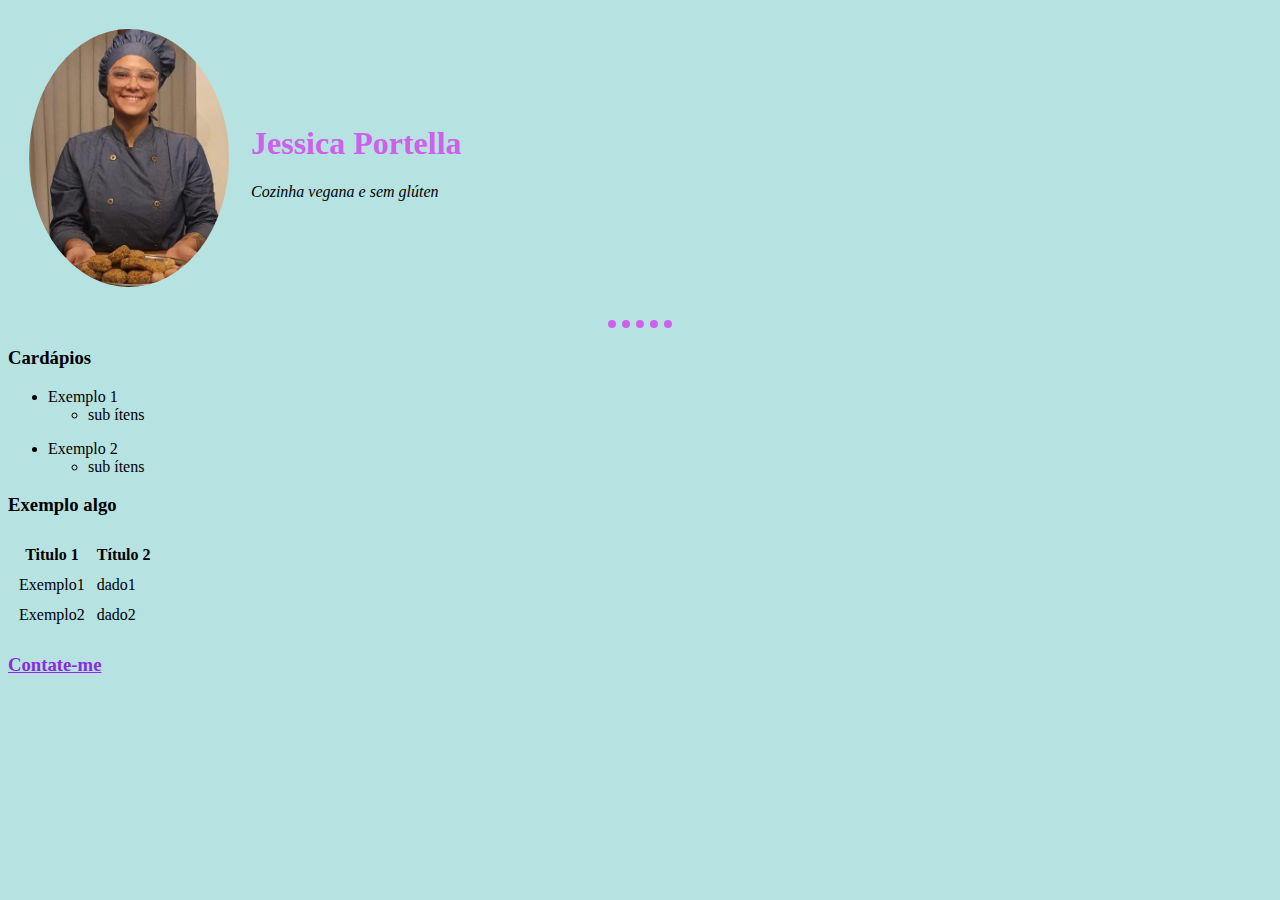
<file: angela/index.html>
<!DOCTYPE html>
<html lang="en">
    <head>
        <meta charset="UTF-8">
        <meta http-equiv="X-UA-Compatible" content="IE=edge">
        <meta name="viewport" content="width=device-width, initial-scale=1.0">

        <title>Jessica Portella - Cozinhando afeto </title>

        <link rel="stylesheet" href="css/style.css">

       



    </head>
    <body>
        <table cellspacing=" 20">
            <tr>  
                <th>
                <img src="image/perfil.jpeg" alt="cozinha saudável" > 
                </th>

        
            <td> 
                <h1>  Jessica Portella  </h1>
                
                <p><em> Cozinha vegana e sem glúten </em>  </p>  
            </td>
            </tr>   


        



        </table>
  
   
        <hr> 

        <h3> Cardápios </h3>
            <ul> 
                <li> Exemplo 1   </li> 
                <ul> 
                    <li> sub ítens </li>  
                </ul>
            </ul>

            <ul> 
                <li>  Exemplo 2 </li> 
                <ul>
                    <li> sub ítens </li> 
                </ul>
            </ul>

        <h3> Exemplo algo </h3>

        <table cellspacing="10" >
            <thead>
                <tr>
                    <th> Titulo 1 </th>
                    <th> Título 2</th>
                </tr>
            </thead>
            
        
            <tbody>
                <tr>
                    <td>
                    Exemplo1

                    </td>
                    <td> 
                    dado1
                    </td>
                </tr>

                <tr>
                    <td>
                    Exemplo2

                    </td>
                    <td> 
                    dado2
                    </td>
                </tr>
            </tbody>
        </table>

        <h3> <a href="contato.html" > Contate-me</a></h3>



</html>
</file>
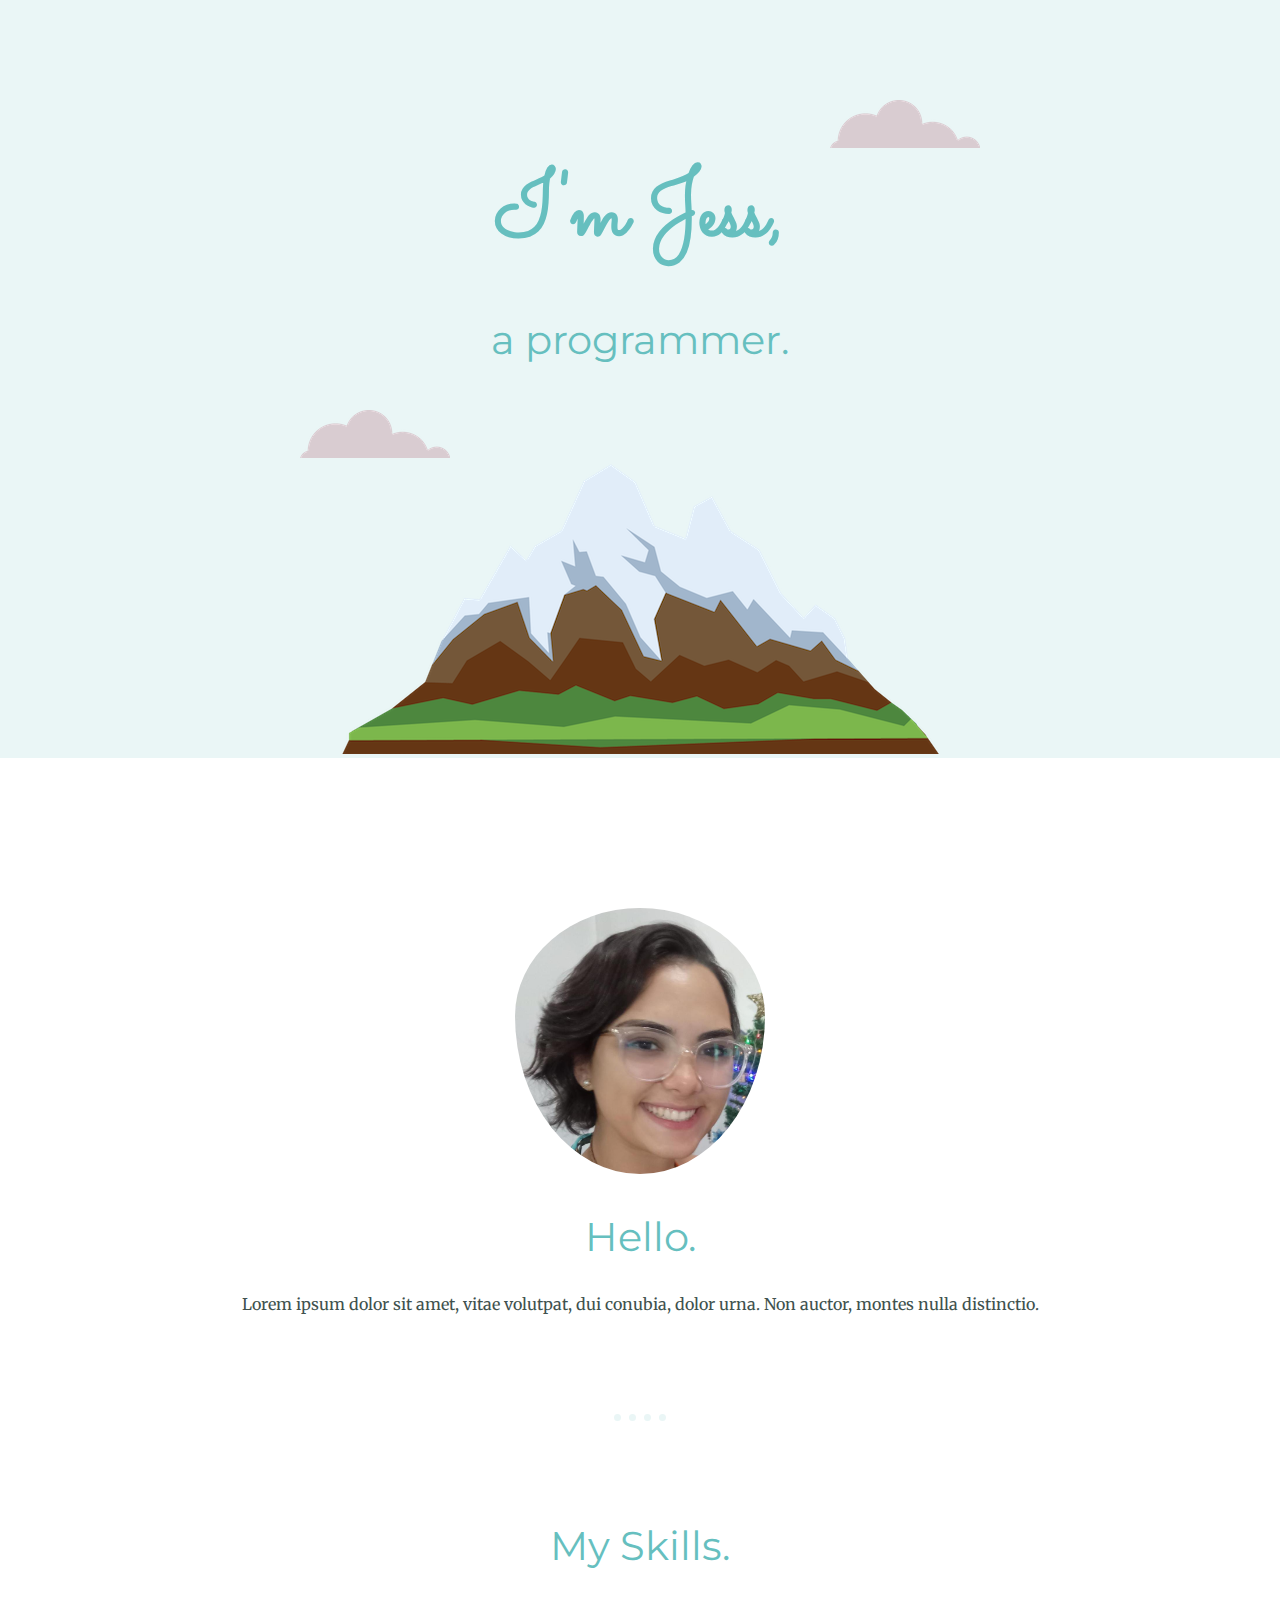
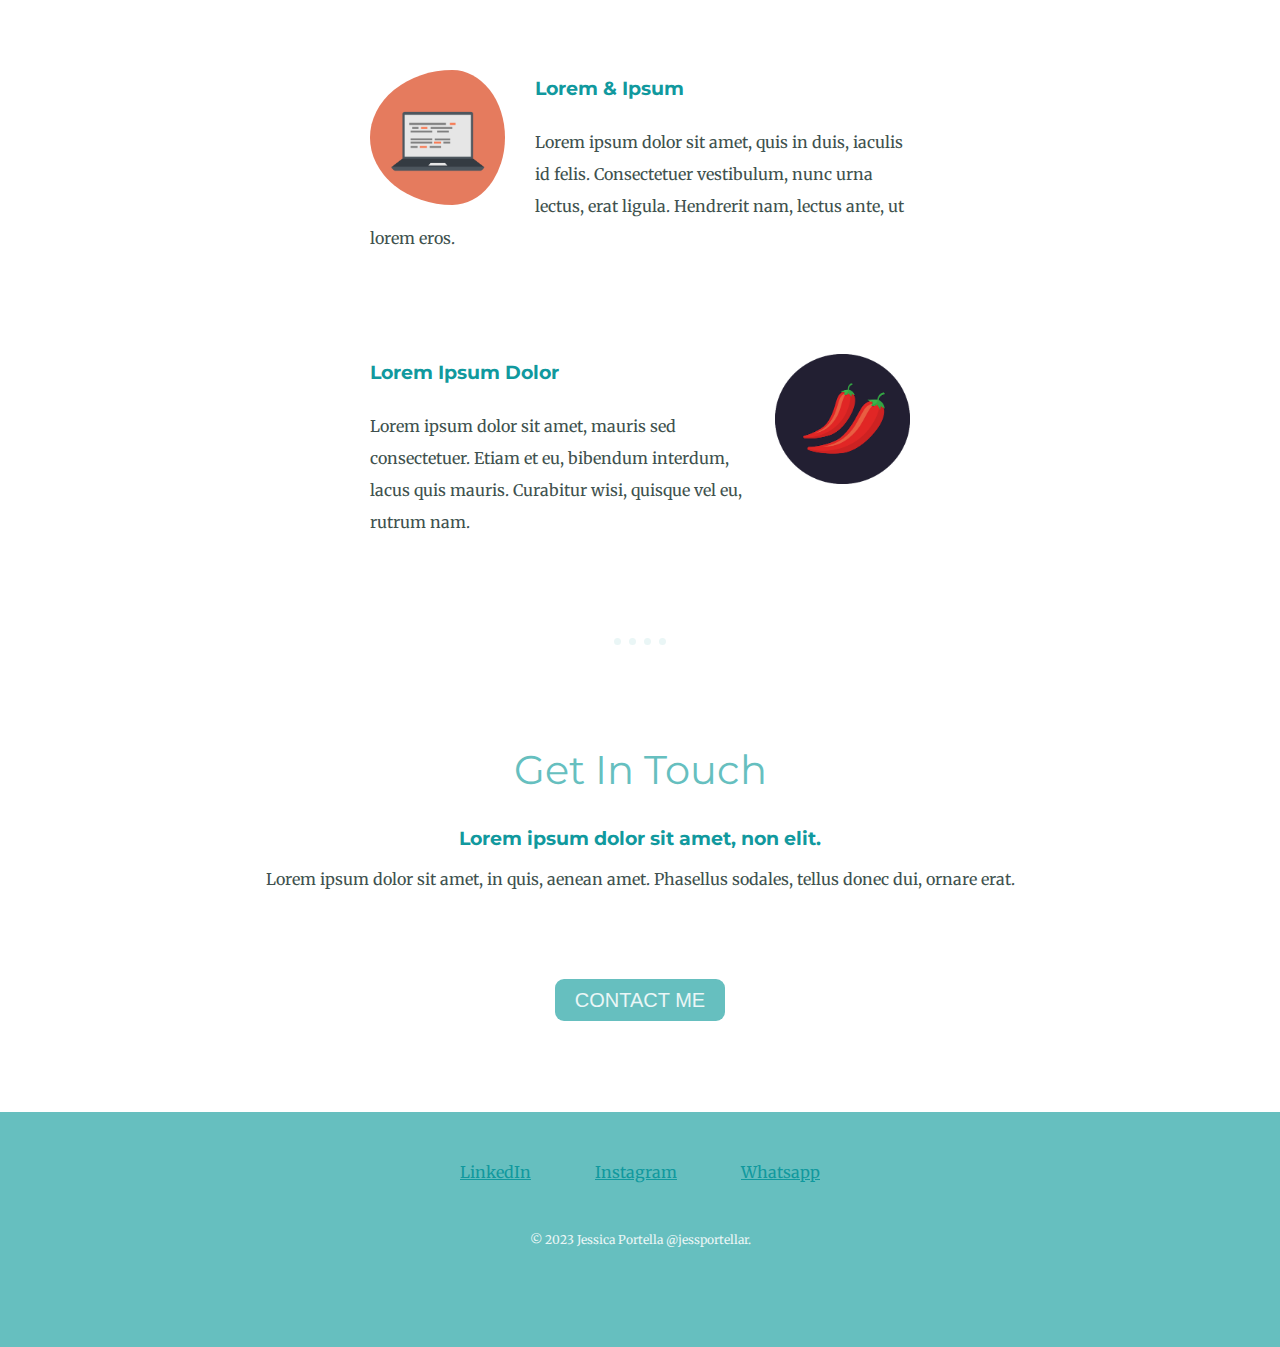
<file: angela/curso angela/index.html>
<!DOCTYPE html>
<html lang="en">
<head>
    <meta charset="UTF-8">
    <meta http-equiv="X-UA-Compatible" content="IE=edge">
    <meta name="viewport" content="width=device-width, initial-scale=1.0">
    <title>Jessica Portella   </title>
    <link rel="stylesheet" href="CSS/styles.css">
    <link rel="preconnect" href="https://fonts.googleapis.com">
    <link rel="preconnect" href="https://fonts.gstatic.com" crossorigin>
    <link href="https://fonts.googleapis.com/css2?family=Merriweather&family=Montserrat&family=Sacramento&display=swap" rel="stylesheet">

</head>
<body>
    <div class="top-container">
        <img class="top-cloud" src="CSS - My Site Images/cloud.png" alt="cloud">
        <h1>I'm Jess,</h1>
        <h2>a programmer.</h2>
        <img class="bottom-cloud" src="CSS - My Site Images/cloud.png" alt="cloud">
        <img src="CSS - My Site Images/mountain.png" alt="mountain">
    </div>
    <div class="middle-container">
        <div class="profile">
          <img id="profile" src="CSS - My Site Images/jessica.jpeg" alt="Jessica">
          <h2>Hello.</h2>
          <p>Lorem ipsum dolor sit amet, vitae volutpat, dui conubia, dolor urna. Non auctor, montes nulla distinctio.</p>
        </div>
        <hr>
        <div class="skills">
          <h2>My Skills.</h2>
          <div class="skill-row">
            <img class="computer" src="CSS - My Site Images/computer.png" alt="computer">
            <h3>Lorem & Ipsum</h3>
            <p class="skill-text">Lorem ipsum dolor sit amet, quis in duis, iaculis id felis. Consectetuer vestibulum, nunc urna lectus, erat ligula. Hendrerit nam, lectus ante, ut lorem eros.</p>
          </div>
          <div class="skill-row">
            <img class="skill-image"  src="CSS - My Site Images/chillies.png" alt="">
            <h3>Lorem Ipsum Dolor</h3>
            <p class="skill-text">Lorem ipsum dolor sit amet, mauris sed consectetuer. Etiam et eu, bibendum interdum, lacus quis mauris. Curabitur wisi, quisque vel eu, rutrum nam.</p>
          </div>
        </div>
        <hr>
        <div class="contact-me">
          <h2>Get In Touch</h2>
          <h3>Lorem ipsum dolor sit amet, non elit.</h3>
          <p>Lorem ipsum dolor sit amet, in quis, aenean amet. Phasellus sodales, tellus donec dui, ornare erat.</p>
        </div>
        <a class="btn" href="mailto:name@email.com">CONTACT ME</a>
      </div>
      
      
      <div class="bottom-container">
        <a class="footer-link" href="https://www.linkedin.com/in/jessica-portella-ribeiro-1a122b213/">LinkedIn</a>
        <a class="footer-link" href="https://www.instagram.com/jessportellar/">Instagram</a>
        <a class="footer-link" href="">Whatsapp</a>
        <p class= "final">© 2023 Jessica Portella @jessportellar.</p>
      </div>
      
    
</body>
</html>
</file>
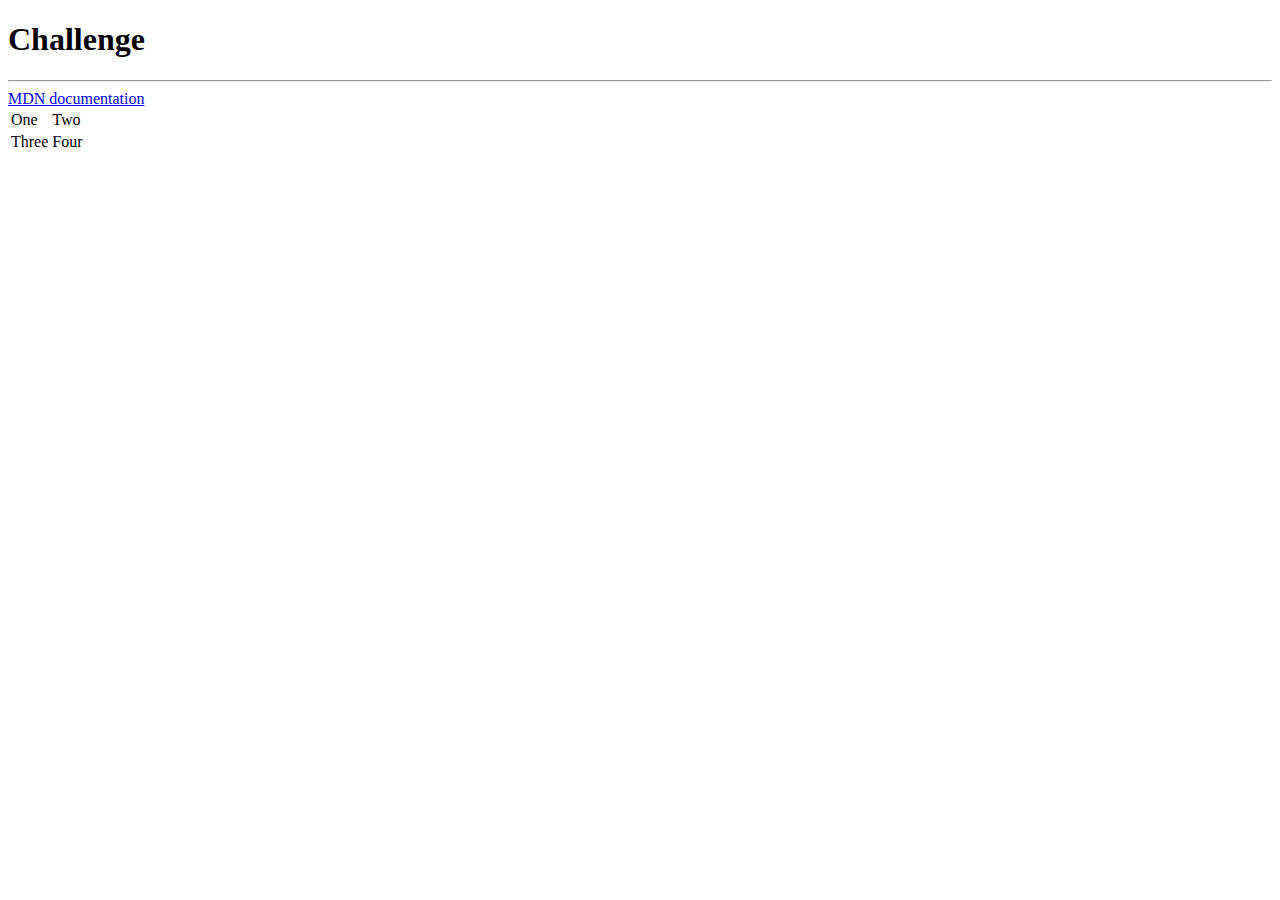
<file: angela/chalange.html>
<!DOCTYPE html>
<html lang="en">
<head>
    <meta charset="UTF-8">
    <meta http-equiv="X-UA-Compatible" content="IE=edge">
    <meta name="viewport" content="width=device-width, initial-scale=1.0">
    <title>HTML Challenge</title>
</head>
<body>
    <h1>Challenge</h1>
    <hr>
    <a href="https://developer.mozilla.org/en-US/docs/Web/HTML/Element/a">MDN documentation</a>

    <table> 
        <tr>
            <td>One</td>
            <td>Two</td>
        </tr>
        <tr>
            <td>Three</td>
            <td>Four</td>
        </tr>
        



    </table>

    
</body>
</html>
</file>
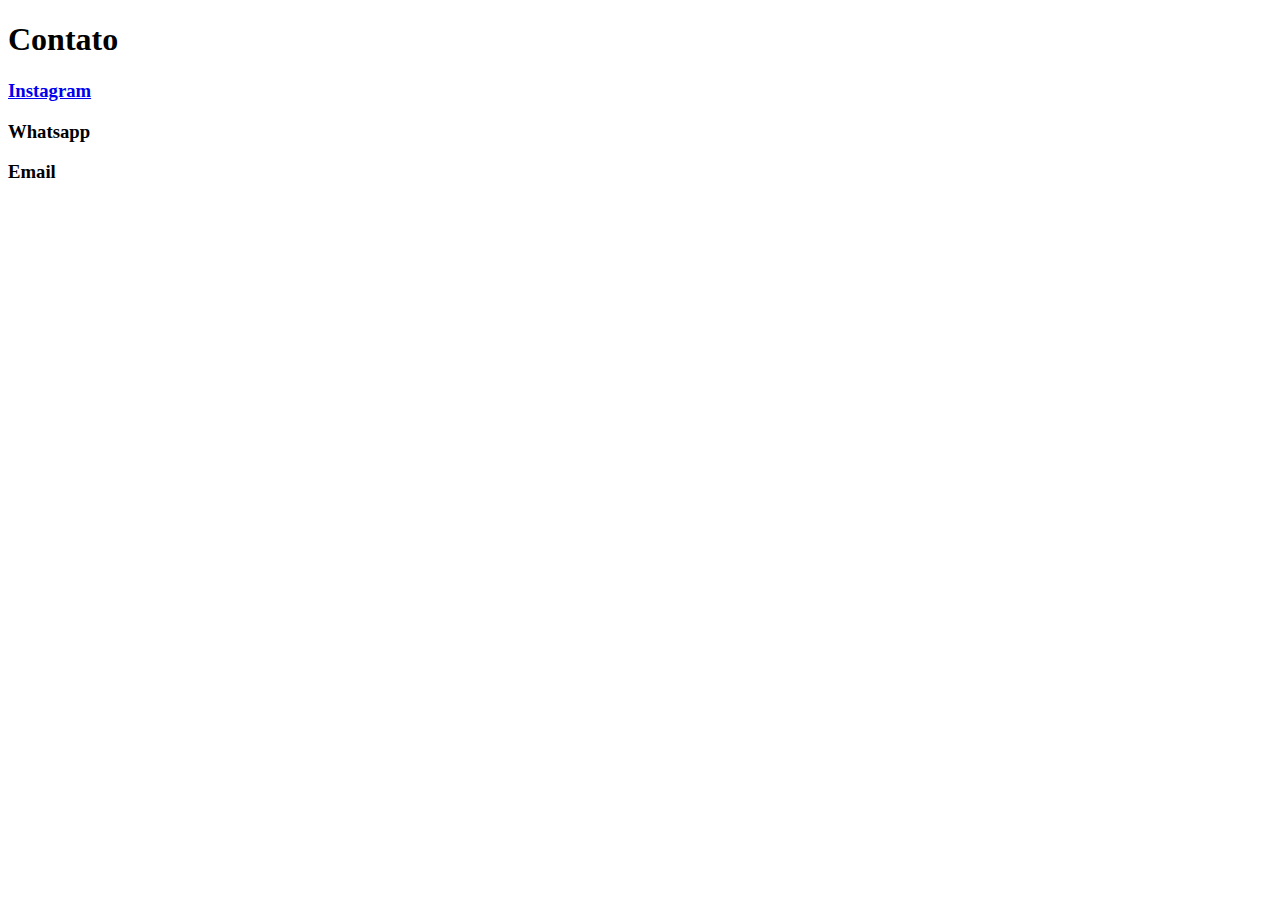
<file: angela/contato.html>
<!DOCTYPE html>
<html lang="en">
<head>
    <meta charset="UTF-8">
    <meta http-equiv="X-UA-Compatible" content="IE=edge">
    <meta name="viewport" content="width=device-width, initial-scale=1.0">
    <title>Contato</title>
</head>
<body>
    <h1>Contato</h1> 
    <h3><a  href="https://www.instagram.com/jessportellar/"> Instagram </a></h3> 
    <h3> Whatsapp      </h3>  
    <h3> Email</h3>
</body>
</html>
</file>
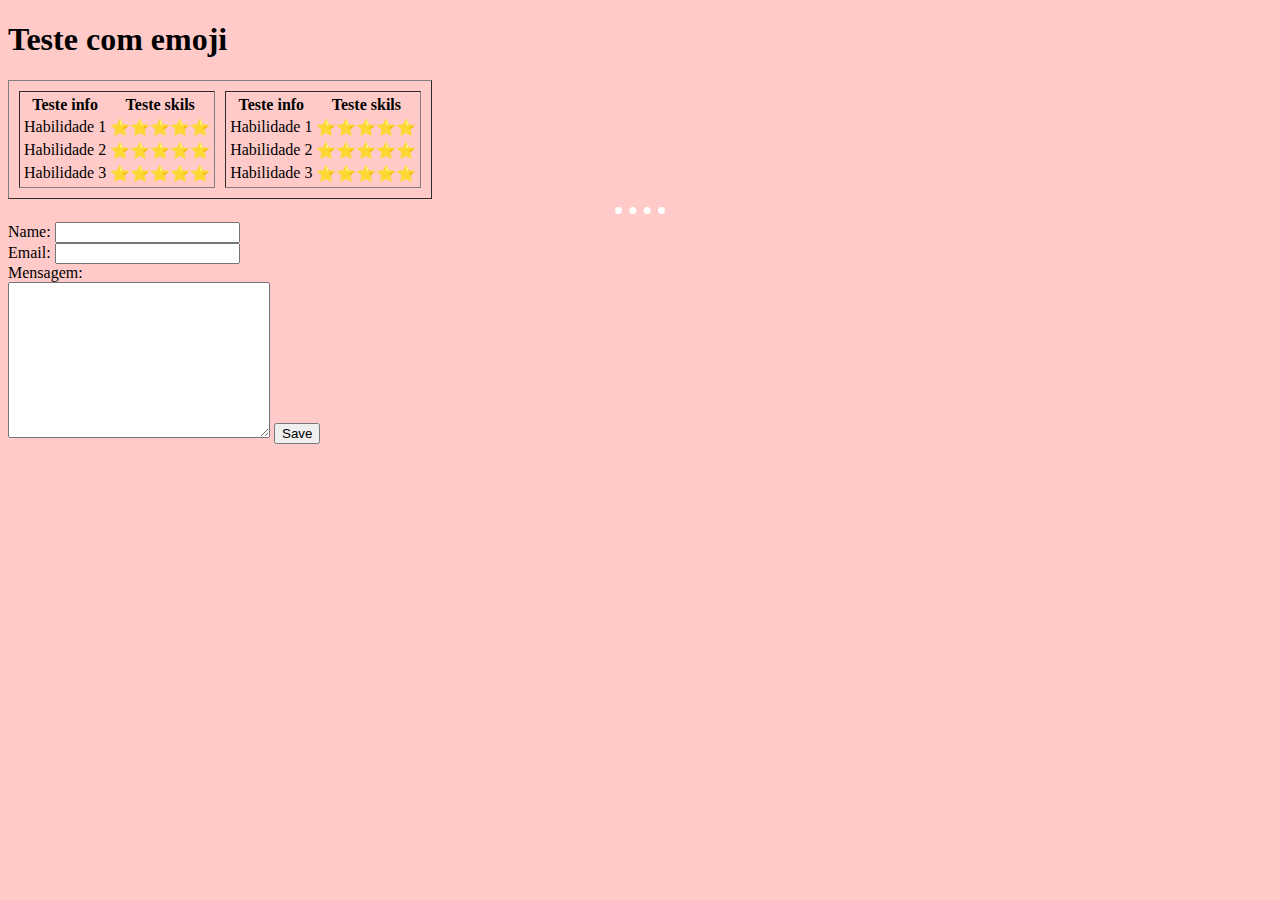
<file: angela/teste.html>
<!DOCTYPE html>
<html lang="en">
<head>
    <meta charset="UTF-8">
    <meta http-equiv="X-UA-Compatible" content="IE=edge">
    <meta name="viewport" content="width=device-width, initial-scale=1.0">
    <title>Teste Jess</title>
    <link rel="stylesheet" href="css/styles.css">


   

</head>
<body>
    <h1> Teste com emoji</h1>
    <table cellspacing="10" border="1">
        <tr>
            <td> 
                <table >
                    <tr>
                        <th> Teste info</th>
                        <th> Teste skils</th>
                    </tr>
            
                    <tr>
                        <td> Habilidade 1 </td>
                        <td>⭐⭐⭐⭐⭐ </td>
                    </tr>
                    <tr>
                        <td> Habilidade 2 </td>
                        <td>⭐⭐⭐⭐⭐ </td>                
                    </tr>
                    <tr>
                        <td> Habilidade 3 </td>
                        <td>⭐⭐⭐⭐⭐ </td>
                    </tr>
                </table>
            </td>
                      
            <td> 
                <table >
                    <tr>
                        <th> Teste info</th>
                        <th> Teste skils</th>
                    </tr>
            
                    <tr>
                        <td> Habilidade 1 </td>
                        <td>⭐⭐⭐⭐⭐ </td>
                    </tr>
                    <tr>
                        <td> Habilidade 2 </td>
                        <td>⭐⭐⭐⭐⭐ </td>                
                    </tr>
                    <tr>
                        <td> Habilidade 3 </td>
                        <td>⭐⭐⭐⭐⭐ </td>
                    </tr>
                </table>
            </td>
        </tr>                                    
    </table>
    <hr>
    
    <form action="mailto:daniel@nuvemtecnologia.com" method="post" enctype="text/plain" >
        <label>Name:</label>
        <input type="text" name="yourName" value="" ><br>
        <label>Email: </label>
        <input type="email" name="yourEmail" value=""><br>
        <label>Mensagem:</label><br>
        <textarea name="youeMessage" rows="10" cols="30"> </textarea>
        <input type="submit" value="Save">
      </form>
      
 
</html>
</file>
<file: angela/css/style.css>
body{
   
    background-color: rgb(182, 226, 226);
}
h1{
    color: rgb(207, 96, 235);

}

a{
    color: blueviolet;
}

hr{
    border-style: none;
    border-top-style:dotted ;
    width: 5%;
    border-width: 8px;
    border-color:rgb(207, 96, 235);
}

img{
    width: 200px;
    border-radius: 100%
    
}
</file>
<file: angela/curso angela/CSS/styles.css>
body{
    margin: 0;
    text-align: center;
    font-family: 'Merriweather', serif
}

h1{
    font-size:562.5%;
    margin: 50px auto 0 auto;
    font-family: 'Sacramento', cursive;
    color:  #66BFBF;
     
}


h2{
    font-family: 'Montserrat', sans-serif;
    font-size: 2.5rem;
    color:  #66BFBF;
    font-weight: normal;
}


h3{
    color: #11999E;
    font-family: 'Montserrat', sans-serif;
}


p{
    color: #40514E;
    
}


hr {

    border-color:#EAF6F6;
    border-style: none;
    border-top-style: dotted;
    width: 4%;
    border-width: 7px;
     
}


.top-container{
    background-color:#EAF6F6;
    position: relative;
    padding-top: 100px; 
}


.top-cloud{
    position:absolute;
   right: 300px;
    top: 100px;


}
.bottom-cloud{
    
    position:absolute;
    left: 300px;
    bottom: 300px;
   
}
#profile{
    border-radius: 100%;
    width: 250px;
    padding-top: 50px;
    

}

.profile{

    margin: 100px;


}
.skills{

    margin: 100px;


}

.skill-row{
    width: 50%;
    margin: 100px auto;
    text-align: left;
    line-height: 2;
   
}

.computer{
    width: 25%;
    border-radius: 100%;
    float: left;
    padding-right: 30px;
  
}
.skill-image{
    width: 25%;
    float: right;
    padding-left: 30px;
    
}

.btn {
    webkit-border-radius: 9;
    moz-border-radius: 9;
    border-radius: 9px;
    font-family: Arial;
    color: #EAF6F6;
    font-size: 20px;
    background: #66BFBF;
    padding: 10px 20px 10px 20px;
    text-decoration: none;
    margin-top: 50px;
}
  
.btn:hover {
    background: #3cb0fd;
    background-image: -webkit-linear-gradient(top, #3cb0fd, #3498db);
    background-image: -moz-linear-gradient(top, #3cb0fd, #3498db);
    background-image: -ms-linear-gradient(top, #3cb0fd, #3498db);
    background-image: -o-linear-gradient(top, #3cb0fd, #3498db);
    background-image: linear-gradient(to bottom, #3cb0fd, #3498db);
    text-decoration: none;
  
}

.bottom-container{

    margin-top: 100px;
    padding: 50px;
    background-color: #66BFBF;
}

.contact-me{
   margin: 100px
   
}

.footer-link{
    color: #11999E;
    margin: 30px;

}

.final{
    color: #EAF6F6;
    margin: 50px;
    font-size: 12px;
}
</file>
<file: angela/css/styles.css>
body{
    background-color: #FFCAC8;
}

hr {

    border-color: white;
    border-style: none;
    border-top-style: dotted;
    width: 4%;
    border-width: 7px;

              

    

    
}
</file>
